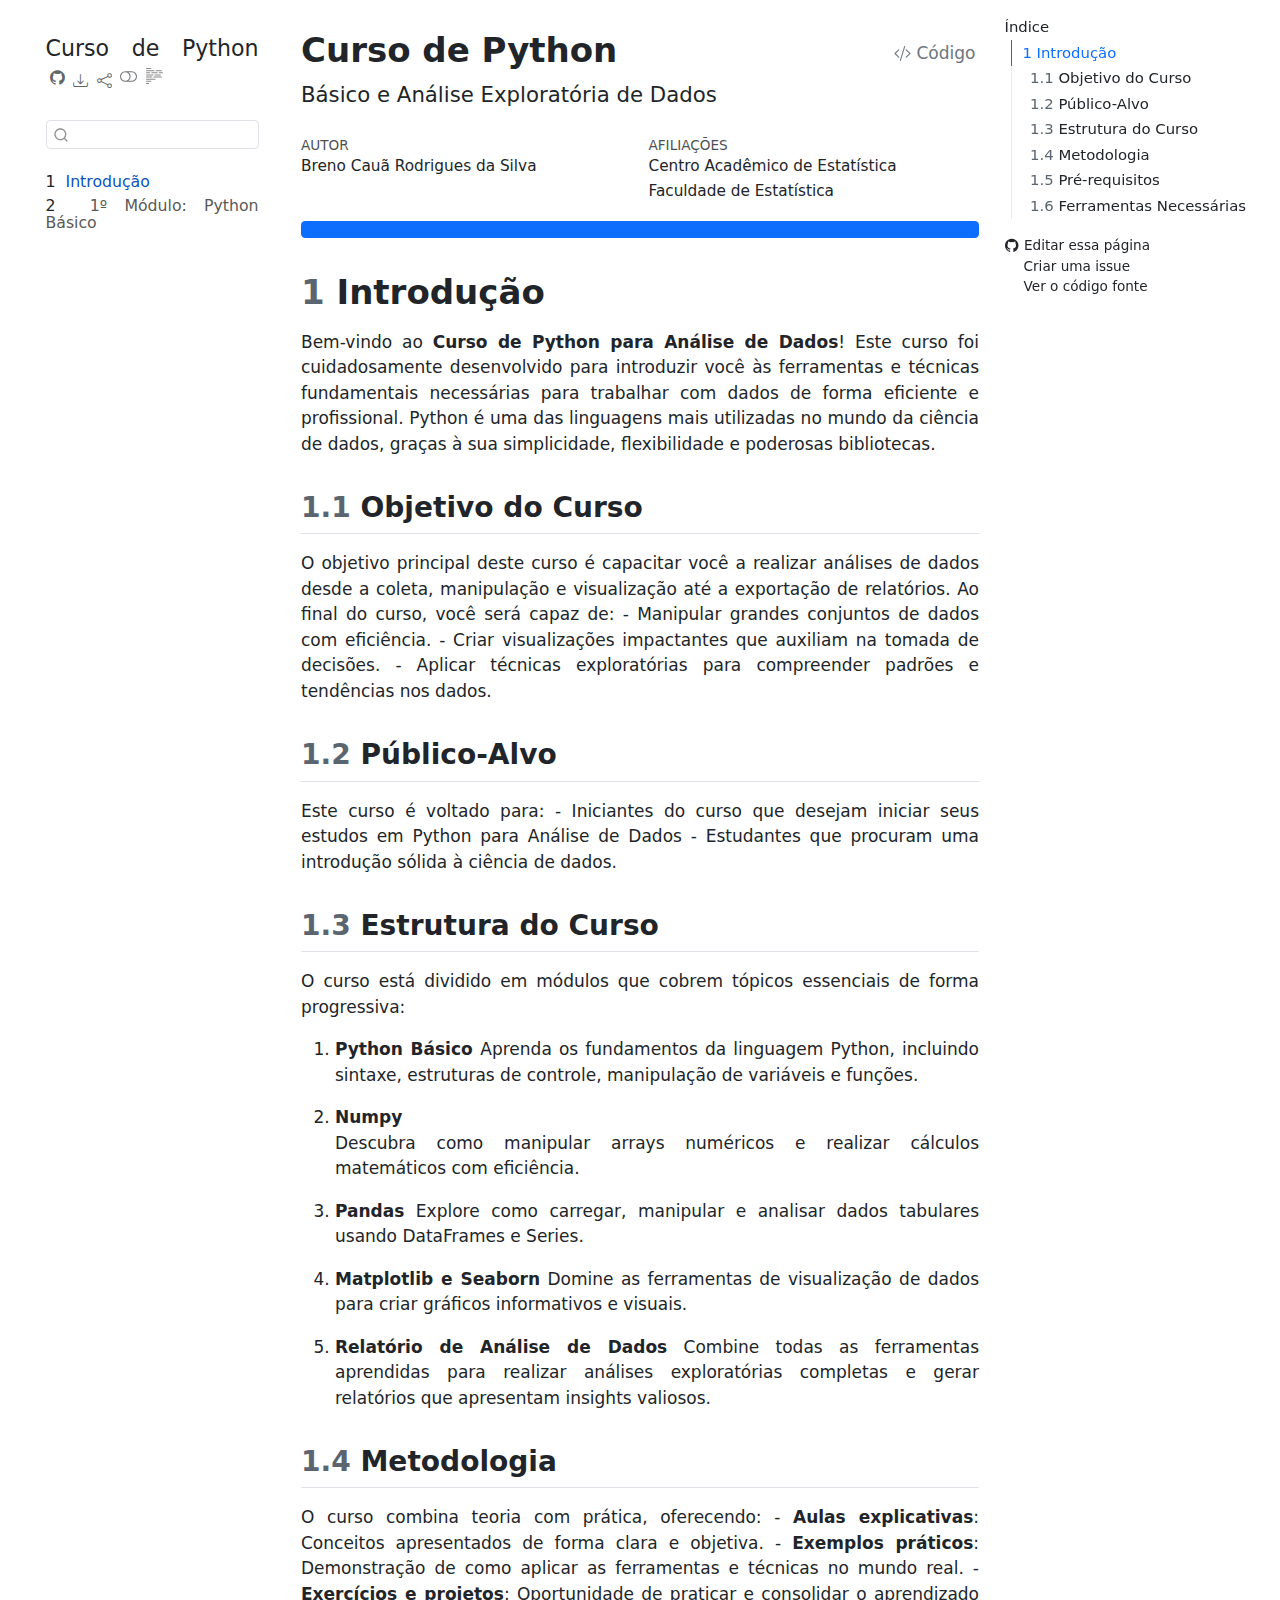
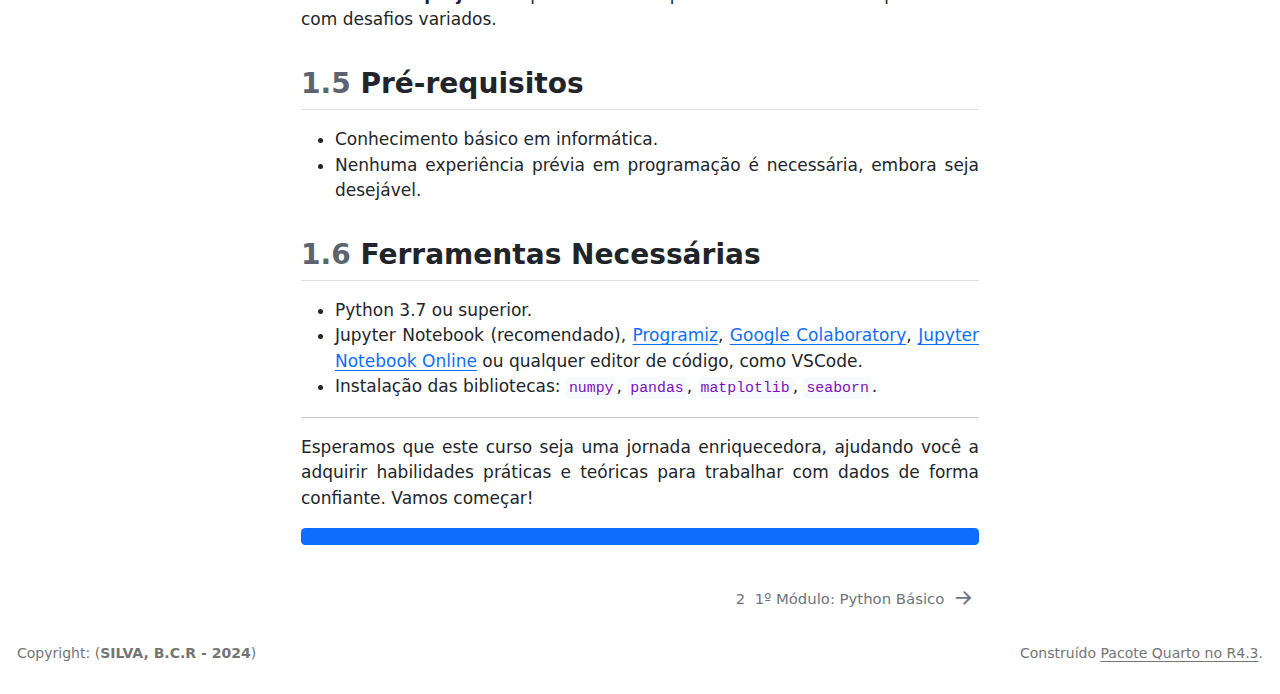
<file: docs/index.html>
<!DOCTYPE html>
<html xmlns="http://www.w3.org/1999/xhtml" lang="pt" xml:lang="pt"><head>

<meta charset="utf-8">
<meta name="generator" content="quarto-1.5.57">

<meta name="viewport" content="width=device-width, initial-scale=1.0, user-scalable=yes">

<meta name="author" content="Breno Cauã Rodrigues da Silva">

<title>Curso de Python</title>
<style>
code{white-space: pre-wrap;}
span.smallcaps{font-variant: small-caps;}
div.columns{display: flex; gap: min(4vw, 1.5em);}
div.column{flex: auto; overflow-x: auto;}
div.hanging-indent{margin-left: 1.5em; text-indent: -1.5em;}
ul.task-list{list-style: none;}
ul.task-list li input[type="checkbox"] {
  width: 0.8em;
  margin: 0 0.8em 0.2em -1em; /* quarto-specific, see https://github.com/quarto-dev/quarto-cli/issues/4556 */ 
  vertical-align: middle;
}
/* CSS for syntax highlighting */
pre > code.sourceCode { white-space: pre; position: relative; }
pre > code.sourceCode > span { line-height: 1.25; }
pre > code.sourceCode > span:empty { height: 1.2em; }
.sourceCode { overflow: visible; }
code.sourceCode > span { color: inherit; text-decoration: inherit; }
div.sourceCode { margin: 1em 0; }
pre.sourceCode { margin: 0; }
@media screen {
div.sourceCode { overflow: auto; }
}
@media print {
pre > code.sourceCode { white-space: pre-wrap; }
pre > code.sourceCode > span { display: inline-block; text-indent: -5em; padding-left: 5em; }
}
pre.numberSource code
  { counter-reset: source-line 0; }
pre.numberSource code > span
  { position: relative; left: -4em; counter-increment: source-line; }
pre.numberSource code > span > a:first-child::before
  { content: counter(source-line);
    position: relative; left: -1em; text-align: right; vertical-align: baseline;
    border: none; display: inline-block;
    -webkit-touch-callout: none; -webkit-user-select: none;
    -khtml-user-select: none; -moz-user-select: none;
    -ms-user-select: none; user-select: none;
    padding: 0 4px; width: 4em;
  }
pre.numberSource { margin-left: 3em;  padding-left: 4px; }
div.sourceCode
  {   }
@media screen {
pre > code.sourceCode > span > a:first-child::before { text-decoration: underline; }
}
</style>


<script src="site_libs/quarto-nav/quarto-nav.js"></script>
<script src="site_libs/quarto-nav/headroom.min.js"></script>
<script src="site_libs/clipboard/clipboard.min.js"></script>
<script src="site_libs/quarto-search/autocomplete.umd.js"></script>
<script src="site_libs/quarto-search/fuse.min.js"></script>
<script src="site_libs/quarto-search/quarto-search.js"></script>
<meta name="quarto:offset" content="./">
<link href="./basic.html" rel="next">
<script src="site_libs/quarto-html/quarto.js"></script>
<script src="site_libs/quarto-html/popper.min.js"></script>
<script src="site_libs/quarto-html/tippy.umd.min.js"></script>
<script src="site_libs/quarto-html/anchor.min.js"></script>
<link href="site_libs/quarto-html/tippy.css" rel="stylesheet">
<link href="site_libs/quarto-html/quarto-syntax-highlighting.css" rel="stylesheet" class="quarto-color-scheme" id="quarto-text-highlighting-styles">
<link href="site_libs/quarto-html/quarto-syntax-highlighting-dark.css" rel="prefetch" class="quarto-color-scheme quarto-color-alternate" id="quarto-text-highlighting-styles">
<script src="site_libs/bootstrap/bootstrap.min.js"></script>
<link href="site_libs/bootstrap/bootstrap-icons.css" rel="stylesheet">
<link href="site_libs/bootstrap/bootstrap.min.css" rel="stylesheet" class="quarto-color-scheme" id="quarto-bootstrap" data-mode="light">
<link href="site_libs/bootstrap/bootstrap-dark.min.css" rel="prefetch" class="quarto-color-scheme quarto-color-alternate" id="quarto-bootstrap" data-mode="dark">
<script id="quarto-search-options" type="application/json">{
  "location": "sidebar",
  "copy-button": false,
  "collapse-after": 3,
  "panel-placement": "start",
  "type": "textbox",
  "limit": 50,
  "keyboard-shortcut": [
    "f",
    "/",
    "s"
  ],
  "show-item-context": false,
  "language": {
    "search-no-results-text": "Nenhum resultado",
    "search-matching-documents-text": "documentos correspondentes",
    "search-copy-link-title": "Copiar link para a busca",
    "search-hide-matches-text": "Esconder correspondências adicionais",
    "search-more-match-text": "mais correspondência neste documento",
    "search-more-matches-text": "mais correspondências neste documento",
    "search-clear-button-title": "Limpar",
    "search-text-placeholder": "",
    "search-detached-cancel-button-title": "Cancelar",
    "search-submit-button-title": "Enviar",
    "search-label": "Procurar"
  }
}</script>
<script async="" src="https://hypothes.is/embed.js"></script>
<script>
  window.document.addEventListener("DOMContentLoaded", function (_event) {
    document.body.classList.add('hypothesis-enabled');
  });
</script>


</head>

<body class="nav-sidebar floating">

<div id="quarto-search-results"></div>
  <header id="quarto-header" class="headroom fixed-top">
  <nav class="quarto-secondary-nav">
    <div class="container-fluid d-flex">
      <button type="button" class="quarto-btn-toggle btn" data-bs-toggle="collapse" role="button" data-bs-target=".quarto-sidebar-collapse-item" aria-controls="quarto-sidebar" aria-expanded="false" aria-label="Alternar barra lateral" onclick="if (window.quartoToggleHeadroom) { window.quartoToggleHeadroom(); }">
        <i class="bi bi-layout-text-sidebar-reverse"></i>
      </button>
        <nav class="quarto-page-breadcrumbs" aria-label="breadcrumb"><ol class="breadcrumb"><li class="breadcrumb-item"><a href="./index.html"><span class="chapter-number">1</span>&nbsp; <span class="chapter-title">Introdução</span></a></li></ol></nav>
        <a class="flex-grow-1" role="navigation" data-bs-toggle="collapse" data-bs-target=".quarto-sidebar-collapse-item" aria-controls="quarto-sidebar" aria-expanded="false" aria-label="Alternar barra lateral" onclick="if (window.quartoToggleHeadroom) { window.quartoToggleHeadroom(); }">      
        </a>
      <button type="button" class="btn quarto-search-button" aria-label="Procurar" onclick="window.quartoOpenSearch();">
        <i class="bi bi-search"></i>
      </button>
    </div>
  </nav>
</header>
<!-- content -->
<div id="quarto-content" class="quarto-container page-columns page-rows-contents page-layout-article">
<!-- sidebar -->
  <nav id="quarto-sidebar" class="sidebar collapse collapse-horizontal quarto-sidebar-collapse-item sidebar-navigation floating overflow-auto">
    <div class="pt-lg-2 mt-2 text-left sidebar-header">
    <div class="sidebar-title mb-0 py-0">
      <a href="./">Curso de Python</a> 
        <div class="sidebar-tools-main tools-wide">
    <a href="https://github.com/csilv7/CURSO_PYTHON/tree/main/book/" title="Código fonte" class="quarto-navigation-tool px-1" aria-label="Código fonte"><i class="bi bi-github"></i></a>
    <div class="dropdown">
      <a href="" title="Download" id="quarto-navigation-tool-dropdown-0" class="quarto-navigation-tool dropdown-toggle px-1" data-bs-toggle="dropdown" aria-expanded="false" role="link" aria-label="Download"><i class="bi bi-download"></i></a>
      <ul class="dropdown-menu" aria-labelledby="quarto-navigation-tool-dropdown-0">
          <li>
            <a class="dropdown-item sidebar-tools-main-item" href="./Curso-de-Python.pdf">
              <i class="bi bi-file-pdf pe-1"></i>
            Download PDF
            </a>
          </li>
          <li>
            <a class="dropdown-item sidebar-tools-main-item" href="./Curso-de-Python.docx">
              <i class="bi bi-file-word pe-1"></i>
            Download Docx
            </a>
          </li>
      </ul>
    </div>
    <div class="dropdown">
      <a href="" title="Share" id="quarto-navigation-tool-dropdown-1" class="quarto-navigation-tool dropdown-toggle px-1" data-bs-toggle="dropdown" aria-expanded="false" role="link" aria-label="Share"><i class="bi bi-share"></i></a>
      <ul class="dropdown-menu" aria-labelledby="quarto-navigation-tool-dropdown-1">
          <li>
            <a class="dropdown-item sidebar-tools-main-item" href="https://twitter.com/intent/tweet?url=|url|">
              <i class="bi bi-twitter pe-1"></i>
            Twitter
            </a>
          </li>
          <li>
            <a class="dropdown-item sidebar-tools-main-item" href="https://www.facebook.com/sharer/sharer.php?u=|url|">
              <i class="bi bi-facebook pe-1"></i>
            Facebook
            </a>
          </li>
      </ul>
    </div>
  <a href="" class="quarto-color-scheme-toggle quarto-navigation-tool  px-1" onclick="window.quartoToggleColorScheme(); return false;" title="Alternar modo escuro"><i class="bi"></i></a>
  <a href="" class="quarto-reader-toggle quarto-navigation-tool px-1" onclick="window.quartoToggleReader(); return false;" title="Alternar modo de leitor">
  <div class="quarto-reader-toggle-btn">
  <i class="bi"></i>
  </div>
</a>
</div>
    </div>
      </div>
        <div class="mt-2 flex-shrink-0 align-items-center">
        <div class="sidebar-search">
        <div id="quarto-search" class="" title="Procurar"></div>
        </div>
        </div>
    <div class="sidebar-menu-container"> 
    <ul class="list-unstyled mt-1">
        <li class="sidebar-item">
  <div class="sidebar-item-container"> 
  <a href="./index.html" class="sidebar-item-text sidebar-link active">
 <span class="menu-text"><span class="chapter-number">1</span>&nbsp; <span class="chapter-title">Introdução</span></span></a>
  </div>
</li>
        <li class="sidebar-item">
  <div class="sidebar-item-container"> 
  <a href="./basic.html" class="sidebar-item-text sidebar-link">
 <span class="menu-text"><span class="chapter-number">2</span>&nbsp; <span class="chapter-title">1º Módulo: Python Básico</span></span></a>
  </div>
</li>
    </ul>
    </div>
</nav>
<div id="quarto-sidebar-glass" class="quarto-sidebar-collapse-item" data-bs-toggle="collapse" data-bs-target=".quarto-sidebar-collapse-item"></div>
<!-- margin-sidebar -->
    <div id="quarto-margin-sidebar" class="sidebar margin-sidebar">
        <nav id="TOC" role="doc-toc" class="toc-active">
    <h2 id="toc-title">Índice</h2>
   
  <ul>
  <li><a href="#introdução" id="toc-introdução" class="nav-link active" data-scroll-target="#introdução"><span class="header-section-number">1</span> Introdução</a>
  <ul class="collapse">
  <li><a href="#objetivo-do-curso" id="toc-objetivo-do-curso" class="nav-link" data-scroll-target="#objetivo-do-curso"><span class="header-section-number">1.1</span> Objetivo do Curso</a></li>
  <li><a href="#público-alvo" id="toc-público-alvo" class="nav-link" data-scroll-target="#público-alvo"><span class="header-section-number">1.2</span> Público-Alvo</a></li>
  <li><a href="#estrutura-do-curso" id="toc-estrutura-do-curso" class="nav-link" data-scroll-target="#estrutura-do-curso"><span class="header-section-number">1.3</span> Estrutura do Curso</a></li>
  <li><a href="#metodologia" id="toc-metodologia" class="nav-link" data-scroll-target="#metodologia"><span class="header-section-number">1.4</span> Metodologia</a></li>
  <li><a href="#pré-requisitos" id="toc-pré-requisitos" class="nav-link" data-scroll-target="#pré-requisitos"><span class="header-section-number">1.5</span> Pré-requisitos</a></li>
  <li><a href="#ferramentas-necessárias" id="toc-ferramentas-necessárias" class="nav-link" data-scroll-target="#ferramentas-necessárias"><span class="header-section-number">1.6</span> Ferramentas Necessárias</a></li>
  </ul></li>
  </ul>
<div class="toc-actions"><ul><li><a href="https://github.com/csilv7/CURSO_PYTHON/edit/main/book/index.qmd" class="toc-action"><i class="bi bi-github"></i>Editar essa página</a></li><li><a href="https://github.com/csilv7/CURSO_PYTHON/issues/new" class="toc-action"><i class="bi empty"></i>Criar uma issue</a></li><li><a href="https://github.com/csilv7/CURSO_PYTHON/blob/main/book/index.qmd" class="toc-action"><i class="bi empty"></i>Ver o código fonte</a></li></ul></div></nav>
    </div>
<!-- main -->
<main class="content" id="quarto-document-content">

<header id="title-block-header" class="quarto-title-block default">
<div class="quarto-title">
<div class="quarto-title-block"><div><h1 class="title">Curso de Python</h1><button type="button" class="btn code-tools-button" id="quarto-code-tools-source"><i class="bi"></i> Código</button></div></div>
<p class="subtitle lead">Básico e Análise Exploratória de Dados</p>
</div>


<div class="quarto-title-meta-author">
  <div class="quarto-title-meta-heading">Autor</div>
  <div class="quarto-title-meta-heading">Afiliações</div>
  
    <div class="quarto-title-meta-contents">
    <p class="author">Breno Cauã Rodrigues da Silva </p>
  </div>
  <div class="quarto-title-meta-contents">
        <p class="affiliation">
            Centro Acadêmico de Estatística
          </p>
        <p class="affiliation">
            Faculdade de Estatística
          </p>
      </div>
  </div>

<div class="quarto-title-meta">

      
  
    
  </div>
  


</header>


<style>
  body{text-align: justify}
</style>
<div class="progress">
<div class="progress-bar" style="width: 100%;">

</div>
</div>
<section id="introdução" class="level1" data-number="1">
<h1 data-number="1"><span class="header-section-number">1</span> Introdução</h1>
<p>Bem-vindo ao <strong>Curso de Python para Análise de Dados</strong>! Este curso foi cuidadosamente desenvolvido para introduzir você às ferramentas e técnicas fundamentais necessárias para trabalhar com dados de forma eficiente e profissional. Python é uma das linguagens mais utilizadas no mundo da ciência de dados, graças à sua simplicidade, flexibilidade e poderosas bibliotecas.</p>
<section id="objetivo-do-curso" class="level2" data-number="1.1">
<h2 data-number="1.1" class="anchored" data-anchor-id="objetivo-do-curso"><span class="header-section-number">1.1</span> Objetivo do Curso</h2>
<p>O objetivo principal deste curso é capacitar você a realizar análises de dados desde a coleta, manipulação e visualização até a exportação de relatórios. Ao final do curso, você será capaz de: - Manipular grandes conjuntos de dados com eficiência. - Criar visualizações impactantes que auxiliam na tomada de decisões. - Aplicar técnicas exploratórias para compreender padrões e tendências nos dados.</p>
</section>
<section id="público-alvo" class="level2" data-number="1.2">
<h2 data-number="1.2" class="anchored" data-anchor-id="público-alvo"><span class="header-section-number">1.2</span> Público-Alvo</h2>
<p>Este curso é voltado para: - Iniciantes do curso que desejam iniciar seus estudos em Python para Análise de Dados - Estudantes que procuram uma introdução sólida à ciência de dados.</p>
</section>
<section id="estrutura-do-curso" class="level2" data-number="1.3">
<h2 data-number="1.3" class="anchored" data-anchor-id="estrutura-do-curso"><span class="header-section-number">1.3</span> Estrutura do Curso</h2>
<p>O curso está dividido em módulos que cobrem tópicos essenciais de forma progressiva:</p>
<ol type="1">
<li><p><strong>Python Básico </strong> Aprenda os fundamentos da linguagem Python, incluindo sintaxe, estruturas de controle, manipulação de variáveis e funções.</p></li>
<li><p><strong>Numpy</strong><br>
Descubra como manipular arrays numéricos e realizar cálculos matemáticos com eficiência.</p></li>
<li><p><strong>Pandas</strong> Explore como carregar, manipular e analisar dados tabulares usando DataFrames e Series.</p></li>
<li><p><strong>Matplotlib e Seaborn</strong> Domine as ferramentas de visualização de dados para criar gráficos informativos e visuais.</p></li>
<li><p><strong>Relatório de Análise de Dados</strong> Combine todas as ferramentas aprendidas para realizar análises exploratórias completas e gerar relatórios que apresentam insights valiosos.</p></li>
</ol>
</section>
<section id="metodologia" class="level2" data-number="1.4">
<h2 data-number="1.4" class="anchored" data-anchor-id="metodologia"><span class="header-section-number">1.4</span> Metodologia</h2>
<p>O curso combina teoria com prática, oferecendo: - <strong>Aulas explicativas</strong>: Conceitos apresentados de forma clara e objetiva. - <strong>Exemplos práticos</strong>: Demonstração de como aplicar as ferramentas e técnicas no mundo real. - <strong>Exercícios e projetos</strong>: Oportunidade de praticar e consolidar o aprendizado com desafios variados.</p>
</section>
<section id="pré-requisitos" class="level2" data-number="1.5">
<h2 data-number="1.5" class="anchored" data-anchor-id="pré-requisitos"><span class="header-section-number">1.5</span> Pré-requisitos</h2>
<ul>
<li>Conhecimento básico em informática.</li>
<li>Nenhuma experiência prévia em programação é necessária, embora seja desejável.</li>
</ul>
</section>
<section id="ferramentas-necessárias" class="level2" data-number="1.6">
<h2 data-number="1.6" class="anchored" data-anchor-id="ferramentas-necessárias"><span class="header-section-number">1.6</span> Ferramentas Necessárias</h2>
<ul>
<li>Python 3.7 ou superior.</li>
<li>Jupyter Notebook (recomendado), <a href="https://www.programiz.com/python-programming/online-compiler/">Programiz</a>, <a href="https://colab.research.google.com/">Google Colaboratory</a>, <a href="https://jupyter.org/try-jupyter/lab/">Jupyter Notebook Online</a> ou qualquer editor de código, como VSCode.</li>
<li>Instalação das bibliotecas: <code>numpy</code>, <code>pandas</code>, <code>matplotlib</code>, <code>seaborn</code>.</li>
</ul>
<hr>
<p>Esperamos que este curso seja uma jornada enriquecedora, ajudando você a adquirir habilidades práticas e teóricas para trabalhar com dados de forma confiante. Vamos começar!</p>
<div class="progress">
<div class="progress-bar" style="width: 100%;">

</div>
</div>


<!-- -->

</section>
</section>

</main> <!-- /main -->
<script id="quarto-html-after-body" type="application/javascript">
window.document.addEventListener("DOMContentLoaded", function (event) {
  const toggleBodyColorMode = (bsSheetEl) => {
    const mode = bsSheetEl.getAttribute("data-mode");
    const bodyEl = window.document.querySelector("body");
    if (mode === "dark") {
      bodyEl.classList.add("quarto-dark");
      bodyEl.classList.remove("quarto-light");
    } else {
      bodyEl.classList.add("quarto-light");
      bodyEl.classList.remove("quarto-dark");
    }
  }
  const toggleBodyColorPrimary = () => {
    const bsSheetEl = window.document.querySelector("link#quarto-bootstrap");
    if (bsSheetEl) {
      toggleBodyColorMode(bsSheetEl);
    }
  }
  toggleBodyColorPrimary();  
  const disableStylesheet = (stylesheets) => {
    for (let i=0; i < stylesheets.length; i++) {
      const stylesheet = stylesheets[i];
      stylesheet.rel = 'prefetch';
    }
  }
  const enableStylesheet = (stylesheets) => {
    for (let i=0; i < stylesheets.length; i++) {
      const stylesheet = stylesheets[i];
      stylesheet.rel = 'stylesheet';
    }
  }
  const manageTransitions = (selector, allowTransitions) => {
    const els = window.document.querySelectorAll(selector);
    for (let i=0; i < els.length; i++) {
      const el = els[i];
      if (allowTransitions) {
        el.classList.remove('notransition');
      } else {
        el.classList.add('notransition');
      }
    }
  }
  const toggleGiscusIfUsed = (isAlternate, darkModeDefault) => {
    const baseTheme = document.querySelector('#giscus-base-theme')?.value ?? 'light';
    const alternateTheme = document.querySelector('#giscus-alt-theme')?.value ?? 'dark';
    let newTheme = '';
    if(darkModeDefault) {
      newTheme = isAlternate ? baseTheme : alternateTheme;
    } else {
      newTheme = isAlternate ? alternateTheme : baseTheme;
    }
    const changeGiscusTheme = () => {
      // From: https://github.com/giscus/giscus/issues/336
      const sendMessage = (message) => {
        const iframe = document.querySelector('iframe.giscus-frame');
        if (!iframe) return;
        iframe.contentWindow.postMessage({ giscus: message }, 'https://giscus.app');
      }
      sendMessage({
        setConfig: {
          theme: newTheme
        }
      });
    }
    const isGiscussLoaded = window.document.querySelector('iframe.giscus-frame') !== null;
    if (isGiscussLoaded) {
      changeGiscusTheme();
    }
  }
  const toggleColorMode = (alternate) => {
    // Switch the stylesheets
    const alternateStylesheets = window.document.querySelectorAll('link.quarto-color-scheme.quarto-color-alternate');
    manageTransitions('#quarto-margin-sidebar .nav-link', false);
    if (alternate) {
      enableStylesheet(alternateStylesheets);
      for (const sheetNode of alternateStylesheets) {
        if (sheetNode.id === "quarto-bootstrap") {
          toggleBodyColorMode(sheetNode);
        }
      }
    } else {
      disableStylesheet(alternateStylesheets);
      toggleBodyColorPrimary();
    }
    manageTransitions('#quarto-margin-sidebar .nav-link', true);
    // Switch the toggles
    const toggles = window.document.querySelectorAll('.quarto-color-scheme-toggle');
    for (let i=0; i < toggles.length; i++) {
      const toggle = toggles[i];
      if (toggle) {
        if (alternate) {
          toggle.classList.add("alternate");     
        } else {
          toggle.classList.remove("alternate");
        }
      }
    }
    // Hack to workaround the fact that safari doesn't
    // properly recolor the scrollbar when toggling (#1455)
    if (navigator.userAgent.indexOf('Safari') > 0 && navigator.userAgent.indexOf('Chrome') == -1) {
      manageTransitions("body", false);
      window.scrollTo(0, 1);
      setTimeout(() => {
        window.scrollTo(0, 0);
        manageTransitions("body", true);
      }, 40);  
    }
  }
  const isFileUrl = () => { 
    return window.location.protocol === 'file:';
  }
  const hasAlternateSentinel = () => {  
    let styleSentinel = getColorSchemeSentinel();
    if (styleSentinel !== null) {
      return styleSentinel === "alternate";
    } else {
      return false;
    }
  }
  const setStyleSentinel = (alternate) => {
    const value = alternate ? "alternate" : "default";
    if (!isFileUrl()) {
      window.localStorage.setItem("quarto-color-scheme", value);
    } else {
      localAlternateSentinel = value;
    }
  }
  const getColorSchemeSentinel = () => {
    if (!isFileUrl()) {
      const storageValue = window.localStorage.getItem("quarto-color-scheme");
      return storageValue != null ? storageValue : localAlternateSentinel;
    } else {
      return localAlternateSentinel;
    }
  }
  const darkModeDefault = false;
  let localAlternateSentinel = darkModeDefault ? 'alternate' : 'default';
  // Dark / light mode switch
  window.quartoToggleColorScheme = () => {
    // Read the current dark / light value 
    let toAlternate = !hasAlternateSentinel();
    toggleColorMode(toAlternate);
    setStyleSentinel(toAlternate);
    toggleGiscusIfUsed(toAlternate, darkModeDefault);
  };
  // Ensure there is a toggle, if there isn't float one in the top right
  if (window.document.querySelector('.quarto-color-scheme-toggle') === null) {
    const a = window.document.createElement('a');
    a.classList.add('top-right');
    a.classList.add('quarto-color-scheme-toggle');
    a.href = "";
    a.onclick = function() { try { window.quartoToggleColorScheme(); } catch {} return false; };
    const i = window.document.createElement("i");
    i.classList.add('bi');
    a.appendChild(i);
    window.document.body.appendChild(a);
  }
  // Switch to dark mode if need be
  if (hasAlternateSentinel()) {
    toggleColorMode(true);
  } else {
    toggleColorMode(false);
  }
  const icon = "";
  const anchorJS = new window.AnchorJS();
  anchorJS.options = {
    placement: 'right',
    icon: icon
  };
  anchorJS.add('.anchored');
  const isCodeAnnotation = (el) => {
    for (const clz of el.classList) {
      if (clz.startsWith('code-annotation-')) {                     
        return true;
      }
    }
    return false;
  }
  const onCopySuccess = function(e) {
    // button target
    const button = e.trigger;
    // don't keep focus
    button.blur();
    // flash "checked"
    button.classList.add('code-copy-button-checked');
    var currentTitle = button.getAttribute("title");
    button.setAttribute("title", "Copiada");
    let tooltip;
    if (window.bootstrap) {
      button.setAttribute("data-bs-toggle", "tooltip");
      button.setAttribute("data-bs-placement", "left");
      button.setAttribute("data-bs-title", "Copiada");
      tooltip = new bootstrap.Tooltip(button, 
        { trigger: "manual", 
          customClass: "code-copy-button-tooltip",
          offset: [0, -8]});
      tooltip.show();    
    }
    setTimeout(function() {
      if (tooltip) {
        tooltip.hide();
        button.removeAttribute("data-bs-title");
        button.removeAttribute("data-bs-toggle");
        button.removeAttribute("data-bs-placement");
      }
      button.setAttribute("title", currentTitle);
      button.classList.remove('code-copy-button-checked');
    }, 1000);
    // clear code selection
    e.clearSelection();
  }
  const getTextToCopy = function(trigger) {
      const codeEl = trigger.previousElementSibling.cloneNode(true);
      for (const childEl of codeEl.children) {
        if (isCodeAnnotation(childEl)) {
          childEl.remove();
        }
      }
      return codeEl.innerText;
  }
  const clipboard = new window.ClipboardJS('.code-copy-button:not([data-in-quarto-modal])', {
    text: getTextToCopy
  });
  clipboard.on('success', onCopySuccess);
  if (window.document.getElementById('quarto-embedded-source-code-modal')) {
    // For code content inside modals, clipBoardJS needs to be initialized with a container option
    // TODO: Check when it could be a function (https://github.com/zenorocha/clipboard.js/issues/860)
    const clipboardModal = new window.ClipboardJS('.code-copy-button[data-in-quarto-modal]', {
      text: getTextToCopy,
      container: window.document.getElementById('quarto-embedded-source-code-modal')
    });
    clipboardModal.on('success', onCopySuccess);
  }
  const viewSource = window.document.getElementById('quarto-view-source') ||
                     window.document.getElementById('quarto-code-tools-source');
  if (viewSource) {
    const sourceUrl = viewSource.getAttribute("data-quarto-source-url");
    viewSource.addEventListener("click", function(e) {
      if (sourceUrl) {
        // rstudio viewer pane
        if (/\bcapabilities=\b/.test(window.location)) {
          window.open(sourceUrl);
        } else {
          window.location.href = sourceUrl;
        }
      } else {
        const modal = new bootstrap.Modal(document.getElementById('quarto-embedded-source-code-modal'));
        modal.show();
      }
      return false;
    });
  }
  function toggleCodeHandler(show) {
    return function(e) {
      const detailsSrc = window.document.querySelectorAll(".cell > details > .sourceCode");
      for (let i=0; i<detailsSrc.length; i++) {
        const details = detailsSrc[i].parentElement;
        if (show) {
          details.open = true;
        } else {
          details.removeAttribute("open");
        }
      }
      const cellCodeDivs = window.document.querySelectorAll(".cell > .sourceCode");
      const fromCls = show ? "hidden" : "unhidden";
      const toCls = show ? "unhidden" : "hidden";
      for (let i=0; i<cellCodeDivs.length; i++) {
        const codeDiv = cellCodeDivs[i];
        if (codeDiv.classList.contains(fromCls)) {
          codeDiv.classList.remove(fromCls);
          codeDiv.classList.add(toCls);
        } 
      }
      return false;
    }
  }
  const hideAllCode = window.document.getElementById("quarto-hide-all-code");
  if (hideAllCode) {
    hideAllCode.addEventListener("click", toggleCodeHandler(false));
  }
  const showAllCode = window.document.getElementById("quarto-show-all-code");
  if (showAllCode) {
    showAllCode.addEventListener("click", toggleCodeHandler(true));
  }
    var localhostRegex = new RegExp(/^(?:http|https):\/\/localhost\:?[0-9]*\//);
    var mailtoRegex = new RegExp(/^mailto:/);
      var filterRegex = new RegExp('/' + window.location.host + '/');
    var isInternal = (href) => {
        return filterRegex.test(href) || localhostRegex.test(href) || mailtoRegex.test(href);
    }
    // Inspect non-navigation links and adorn them if external
 	var links = window.document.querySelectorAll('a[href]:not(.nav-link):not(.navbar-brand):not(.toc-action):not(.sidebar-link):not(.sidebar-item-toggle):not(.pagination-link):not(.no-external):not([aria-hidden]):not(.dropdown-item):not(.quarto-navigation-tool):not(.about-link)');
    for (var i=0; i<links.length; i++) {
      const link = links[i];
      if (!isInternal(link.href)) {
        // undo the damage that might have been done by quarto-nav.js in the case of
        // links that we want to consider external
        if (link.dataset.originalHref !== undefined) {
          link.href = link.dataset.originalHref;
        }
      }
    }
  function tippyHover(el, contentFn, onTriggerFn, onUntriggerFn) {
    const config = {
      allowHTML: true,
      maxWidth: 500,
      delay: 100,
      arrow: false,
      appendTo: function(el) {
          return el.parentElement;
      },
      interactive: true,
      interactiveBorder: 10,
      theme: 'quarto',
      placement: 'bottom-start',
    };
    if (contentFn) {
      config.content = contentFn;
    }
    if (onTriggerFn) {
      config.onTrigger = onTriggerFn;
    }
    if (onUntriggerFn) {
      config.onUntrigger = onUntriggerFn;
    }
    window.tippy(el, config); 
  }
  const noterefs = window.document.querySelectorAll('a[role="doc-noteref"]');
  for (var i=0; i<noterefs.length; i++) {
    const ref = noterefs[i];
    tippyHover(ref, function() {
      // use id or data attribute instead here
      let href = ref.getAttribute('data-footnote-href') || ref.getAttribute('href');
      try { href = new URL(href).hash; } catch {}
      const id = href.replace(/^#\/?/, "");
      const note = window.document.getElementById(id);
      if (note) {
        return note.innerHTML;
      } else {
        return "";
      }
    });
  }
  const xrefs = window.document.querySelectorAll('a.quarto-xref');
  const processXRef = (id, note) => {
    // Strip column container classes
    const stripColumnClz = (el) => {
      el.classList.remove("page-full", "page-columns");
      if (el.children) {
        for (const child of el.children) {
          stripColumnClz(child);
        }
      }
    }
    stripColumnClz(note)
    if (id === null || id.startsWith('sec-')) {
      // Special case sections, only their first couple elements
      const container = document.createElement("div");
      if (note.children && note.children.length > 2) {
        container.appendChild(note.children[0].cloneNode(true));
        for (let i = 1; i < note.children.length; i++) {
          const child = note.children[i];
          if (child.tagName === "P" && child.innerText === "") {
            continue;
          } else {
            container.appendChild(child.cloneNode(true));
            break;
          }
        }
        if (window.Quarto?.typesetMath) {
          window.Quarto.typesetMath(container);
        }
        return container.innerHTML
      } else {
        if (window.Quarto?.typesetMath) {
          window.Quarto.typesetMath(note);
        }
        return note.innerHTML;
      }
    } else {
      // Remove any anchor links if they are present
      const anchorLink = note.querySelector('a.anchorjs-link');
      if (anchorLink) {
        anchorLink.remove();
      }
      if (window.Quarto?.typesetMath) {
        window.Quarto.typesetMath(note);
      }
      // TODO in 1.5, we should make sure this works without a callout special case
      if (note.classList.contains("callout")) {
        return note.outerHTML;
      } else {
        return note.innerHTML;
      }
    }
  }
  for (var i=0; i<xrefs.length; i++) {
    const xref = xrefs[i];
    tippyHover(xref, undefined, function(instance) {
      instance.disable();
      let url = xref.getAttribute('href');
      let hash = undefined; 
      if (url.startsWith('#')) {
        hash = url;
      } else {
        try { hash = new URL(url).hash; } catch {}
      }
      if (hash) {
        const id = hash.replace(/^#\/?/, "");
        const note = window.document.getElementById(id);
        if (note !== null) {
          try {
            const html = processXRef(id, note.cloneNode(true));
            instance.setContent(html);
          } finally {
            instance.enable();
            instance.show();
          }
        } else {
          // See if we can fetch this
          fetch(url.split('#')[0])
          .then(res => res.text())
          .then(html => {
            const parser = new DOMParser();
            const htmlDoc = parser.parseFromString(html, "text/html");
            const note = htmlDoc.getElementById(id);
            if (note !== null) {
              const html = processXRef(id, note);
              instance.setContent(html);
            } 
          }).finally(() => {
            instance.enable();
            instance.show();
          });
        }
      } else {
        // See if we can fetch a full url (with no hash to target)
        // This is a special case and we should probably do some content thinning / targeting
        fetch(url)
        .then(res => res.text())
        .then(html => {
          const parser = new DOMParser();
          const htmlDoc = parser.parseFromString(html, "text/html");
          const note = htmlDoc.querySelector('main.content');
          if (note !== null) {
            // This should only happen for chapter cross references
            // (since there is no id in the URL)
            // remove the first header
            if (note.children.length > 0 && note.children[0].tagName === "HEADER") {
              note.children[0].remove();
            }
            const html = processXRef(null, note);
            instance.setContent(html);
          } 
        }).finally(() => {
          instance.enable();
          instance.show();
        });
      }
    }, function(instance) {
    });
  }
      let selectedAnnoteEl;
      const selectorForAnnotation = ( cell, annotation) => {
        let cellAttr = 'data-code-cell="' + cell + '"';
        let lineAttr = 'data-code-annotation="' +  annotation + '"';
        const selector = 'span[' + cellAttr + '][' + lineAttr + ']';
        return selector;
      }
      const selectCodeLines = (annoteEl) => {
        const doc = window.document;
        const targetCell = annoteEl.getAttribute("data-target-cell");
        const targetAnnotation = annoteEl.getAttribute("data-target-annotation");
        const annoteSpan = window.document.querySelector(selectorForAnnotation(targetCell, targetAnnotation));
        const lines = annoteSpan.getAttribute("data-code-lines").split(",");
        const lineIds = lines.map((line) => {
          return targetCell + "-" + line;
        })
        let top = null;
        let height = null;
        let parent = null;
        if (lineIds.length > 0) {
            //compute the position of the single el (top and bottom and make a div)
            const el = window.document.getElementById(lineIds[0]);
            top = el.offsetTop;
            height = el.offsetHeight;
            parent = el.parentElement.parentElement;
          if (lineIds.length > 1) {
            const lastEl = window.document.getElementById(lineIds[lineIds.length - 1]);
            const bottom = lastEl.offsetTop + lastEl.offsetHeight;
            height = bottom - top;
          }
          if (top !== null && height !== null && parent !== null) {
            // cook up a div (if necessary) and position it 
            let div = window.document.getElementById("code-annotation-line-highlight");
            if (div === null) {
              div = window.document.createElement("div");
              div.setAttribute("id", "code-annotation-line-highlight");
              div.style.position = 'absolute';
              parent.appendChild(div);
            }
            div.style.top = top - 2 + "px";
            div.style.height = height + 4 + "px";
            div.style.left = 0;
            let gutterDiv = window.document.getElementById("code-annotation-line-highlight-gutter");
            if (gutterDiv === null) {
              gutterDiv = window.document.createElement("div");
              gutterDiv.setAttribute("id", "code-annotation-line-highlight-gutter");
              gutterDiv.style.position = 'absolute';
              const codeCell = window.document.getElementById(targetCell);
              const gutter = codeCell.querySelector('.code-annotation-gutter');
              gutter.appendChild(gutterDiv);
            }
            gutterDiv.style.top = top - 2 + "px";
            gutterDiv.style.height = height + 4 + "px";
          }
          selectedAnnoteEl = annoteEl;
        }
      };
      const unselectCodeLines = () => {
        const elementsIds = ["code-annotation-line-highlight", "code-annotation-line-highlight-gutter"];
        elementsIds.forEach((elId) => {
          const div = window.document.getElementById(elId);
          if (div) {
            div.remove();
          }
        });
        selectedAnnoteEl = undefined;
      };
        // Handle positioning of the toggle
    window.addEventListener(
      "resize",
      throttle(() => {
        elRect = undefined;
        if (selectedAnnoteEl) {
          selectCodeLines(selectedAnnoteEl);
        }
      }, 10)
    );
    function throttle(fn, ms) {
    let throttle = false;
    let timer;
      return (...args) => {
        if(!throttle) { // first call gets through
            fn.apply(this, args);
            throttle = true;
        } else { // all the others get throttled
            if(timer) clearTimeout(timer); // cancel #2
            timer = setTimeout(() => {
              fn.apply(this, args);
              timer = throttle = false;
            }, ms);
        }
      };
    }
      // Attach click handler to the DT
      const annoteDls = window.document.querySelectorAll('dt[data-target-cell]');
      for (const annoteDlNode of annoteDls) {
        annoteDlNode.addEventListener('click', (event) => {
          const clickedEl = event.target;
          if (clickedEl !== selectedAnnoteEl) {
            unselectCodeLines();
            const activeEl = window.document.querySelector('dt[data-target-cell].code-annotation-active');
            if (activeEl) {
              activeEl.classList.remove('code-annotation-active');
            }
            selectCodeLines(clickedEl);
            clickedEl.classList.add('code-annotation-active');
          } else {
            // Unselect the line
            unselectCodeLines();
            clickedEl.classList.remove('code-annotation-active');
          }
        });
      }
  const findCites = (el) => {
    const parentEl = el.parentElement;
    if (parentEl) {
      const cites = parentEl.dataset.cites;
      if (cites) {
        return {
          el,
          cites: cites.split(' ')
        };
      } else {
        return findCites(el.parentElement)
      }
    } else {
      return undefined;
    }
  };
  var bibliorefs = window.document.querySelectorAll('a[role="doc-biblioref"]');
  for (var i=0; i<bibliorefs.length; i++) {
    const ref = bibliorefs[i];
    const citeInfo = findCites(ref);
    if (citeInfo) {
      tippyHover(citeInfo.el, function() {
        var popup = window.document.createElement('div');
        citeInfo.cites.forEach(function(cite) {
          var citeDiv = window.document.createElement('div');
          citeDiv.classList.add('hanging-indent');
          citeDiv.classList.add('csl-entry');
          var biblioDiv = window.document.getElementById('ref-' + cite);
          if (biblioDiv) {
            citeDiv.innerHTML = biblioDiv.innerHTML;
          }
          popup.appendChild(citeDiv);
        });
        return popup.innerHTML;
      });
    }
  }
});
</script>
<nav class="page-navigation">
  <div class="nav-page nav-page-previous">
  </div>
  <div class="nav-page nav-page-next">
      <a href="./basic.html" class="pagination-link" aria-label="1º Módulo: Python Básico">
        <span class="nav-page-text"><span class="chapter-number">2</span>&nbsp; <span class="chapter-title">1º Módulo: Python Básico</span></span> <i class="bi bi-arrow-right-short"></i>
      </a>
  </div>
</nav><div class="modal fade" id="quarto-embedded-source-code-modal" tabindex="-1" aria-labelledby="quarto-embedded-source-code-modal-label" aria-hidden="true"><div class="modal-dialog modal-dialog-scrollable"><div class="modal-content"><div class="modal-header"><h5 class="modal-title" id="quarto-embedded-source-code-modal-label">Código fonte</h5><button class="btn-close" data-bs-dismiss="modal"></button></div><div class="modal-body"><div class="">
<div class="sourceCode" id="cb1" data-shortcodes="false"><pre class="sourceCode markdown code-with-copy"><code class="sourceCode markdown"><span id="cb1-1"><a href="#cb1-1" aria-hidden="true" tabindex="-1"></a><span class="in">```{=html}</span></span>
<span id="cb1-2"><a href="#cb1-2" aria-hidden="true" tabindex="-1"></a><span class="in">&lt;style&gt;</span></span>
<span id="cb1-3"><a href="#cb1-3" aria-hidden="true" tabindex="-1"></a><span class="in">  body{text-align: justify}</span></span>
<span id="cb1-4"><a href="#cb1-4" aria-hidden="true" tabindex="-1"></a><span class="in">&lt;/style&gt;</span></span>
<span id="cb1-5"><a href="#cb1-5" aria-hidden="true" tabindex="-1"></a><span class="in">```</span></span>
<span id="cb1-6"><a href="#cb1-6" aria-hidden="true" tabindex="-1"></a></span>
<span id="cb1-7"><a href="#cb1-7" aria-hidden="true" tabindex="-1"></a>::: progress</span>
<span id="cb1-8"><a href="#cb1-8" aria-hidden="true" tabindex="-1"></a>::: {.progress-bar style="width: 100%;"}</span>
<span id="cb1-9"><a href="#cb1-9" aria-hidden="true" tabindex="-1"></a>:::</span>
<span id="cb1-10"><a href="#cb1-10" aria-hidden="true" tabindex="-1"></a>:::</span>
<span id="cb1-11"><a href="#cb1-11" aria-hidden="true" tabindex="-1"></a></span>
<span id="cb1-12"><a href="#cb1-12" aria-hidden="true" tabindex="-1"></a><span class="fu"># Introdução</span></span>
<span id="cb1-13"><a href="#cb1-13" aria-hidden="true" tabindex="-1"></a></span>
<span id="cb1-14"><a href="#cb1-14" aria-hidden="true" tabindex="-1"></a>Bem-vindo ao **Curso de Python para Análise de Dados**! Este curso foi cuidadosamente desenvolvido para introduzir você às ferramentas e técnicas fundamentais necessárias para trabalhar com dados de forma eficiente e profissional. Python é uma das linguagens mais utilizadas no mundo da ciência de dados, graças à sua simplicidade, flexibilidade e poderosas bibliotecas.</span>
<span id="cb1-15"><a href="#cb1-15" aria-hidden="true" tabindex="-1"></a></span>
<span id="cb1-16"><a href="#cb1-16" aria-hidden="true" tabindex="-1"></a><span class="fu">## Objetivo do Curso</span></span>
<span id="cb1-17"><a href="#cb1-17" aria-hidden="true" tabindex="-1"></a>O objetivo principal deste curso é capacitar você a realizar análises de dados desde a coleta, manipulação e visualização até a exportação de relatórios. Ao final do curso, você será capaz de:</span>
<span id="cb1-18"><a href="#cb1-18" aria-hidden="true" tabindex="-1"></a><span class="ss">- </span>Manipular grandes conjuntos de dados com eficiência.</span>
<span id="cb1-19"><a href="#cb1-19" aria-hidden="true" tabindex="-1"></a><span class="ss">- </span>Criar visualizações impactantes que auxiliam na tomada de decisões.</span>
<span id="cb1-20"><a href="#cb1-20" aria-hidden="true" tabindex="-1"></a><span class="ss">- </span>Aplicar técnicas exploratórias para compreender padrões e tendências nos dados.</span>
<span id="cb1-21"><a href="#cb1-21" aria-hidden="true" tabindex="-1"></a></span>
<span id="cb1-22"><a href="#cb1-22" aria-hidden="true" tabindex="-1"></a><span class="fu">## Público-Alvo</span></span>
<span id="cb1-23"><a href="#cb1-23" aria-hidden="true" tabindex="-1"></a>Este curso é voltado para:</span>
<span id="cb1-24"><a href="#cb1-24" aria-hidden="true" tabindex="-1"></a><span class="ss">- </span>Iniciantes do curso que desejam iniciar seus estudos em Python para Análise de Dados</span>
<span id="cb1-25"><a href="#cb1-25" aria-hidden="true" tabindex="-1"></a><span class="ss">- </span>Estudantes que procuram uma introdução sólida à ciência de dados.</span>
<span id="cb1-26"><a href="#cb1-26" aria-hidden="true" tabindex="-1"></a></span>
<span id="cb1-27"><a href="#cb1-27" aria-hidden="true" tabindex="-1"></a><span class="fu">## Estrutura do Curso</span></span>
<span id="cb1-28"><a href="#cb1-28" aria-hidden="true" tabindex="-1"></a>O curso está dividido em módulos que cobrem tópicos essenciais de forma progressiva:</span>
<span id="cb1-29"><a href="#cb1-29" aria-hidden="true" tabindex="-1"></a></span>
<span id="cb1-30"><a href="#cb1-30" aria-hidden="true" tabindex="-1"></a><span class="ss">1. </span>**Python Básico **</span>
<span id="cb1-31"><a href="#cb1-31" aria-hidden="true" tabindex="-1"></a>   Aprenda os fundamentos da linguagem Python, incluindo sintaxe, estruturas de controle, manipulação de variáveis e funções.</span>
<span id="cb1-32"><a href="#cb1-32" aria-hidden="true" tabindex="-1"></a></span>
<span id="cb1-33"><a href="#cb1-33" aria-hidden="true" tabindex="-1"></a><span class="ss">2. </span>**Numpy**  </span>
<span id="cb1-34"><a href="#cb1-34" aria-hidden="true" tabindex="-1"></a>   Descubra como manipular arrays numéricos e realizar cálculos matemáticos com eficiência.</span>
<span id="cb1-35"><a href="#cb1-35" aria-hidden="true" tabindex="-1"></a></span>
<span id="cb1-36"><a href="#cb1-36" aria-hidden="true" tabindex="-1"></a><span class="ss">3. </span>**Pandas**</span>
<span id="cb1-37"><a href="#cb1-37" aria-hidden="true" tabindex="-1"></a>   Explore como carregar, manipular e analisar dados tabulares usando DataFrames e Series.</span>
<span id="cb1-38"><a href="#cb1-38" aria-hidden="true" tabindex="-1"></a></span>
<span id="cb1-39"><a href="#cb1-39" aria-hidden="true" tabindex="-1"></a><span class="ss">4. </span>**Matplotlib e Seaborn**</span>
<span id="cb1-40"><a href="#cb1-40" aria-hidden="true" tabindex="-1"></a>   Domine as ferramentas de visualização de dados para criar gráficos informativos e visuais.</span>
<span id="cb1-41"><a href="#cb1-41" aria-hidden="true" tabindex="-1"></a></span>
<span id="cb1-42"><a href="#cb1-42" aria-hidden="true" tabindex="-1"></a><span class="ss">5. </span>**Relatório de Análise de Dados** </span>
<span id="cb1-43"><a href="#cb1-43" aria-hidden="true" tabindex="-1"></a>   Combine todas as ferramentas aprendidas para realizar análises exploratórias completas e gerar relatórios que apresentam insights valiosos.</span>
<span id="cb1-44"><a href="#cb1-44" aria-hidden="true" tabindex="-1"></a></span>
<span id="cb1-45"><a href="#cb1-45" aria-hidden="true" tabindex="-1"></a><span class="fu">## Metodologia</span></span>
<span id="cb1-46"><a href="#cb1-46" aria-hidden="true" tabindex="-1"></a>O curso combina teoria com prática, oferecendo:</span>
<span id="cb1-47"><a href="#cb1-47" aria-hidden="true" tabindex="-1"></a><span class="ss">- </span>**Aulas explicativas**: Conceitos apresentados de forma clara e objetiva.</span>
<span id="cb1-48"><a href="#cb1-48" aria-hidden="true" tabindex="-1"></a><span class="ss">- </span>**Exemplos práticos**: Demonstração de como aplicar as ferramentas e técnicas no mundo real.</span>
<span id="cb1-49"><a href="#cb1-49" aria-hidden="true" tabindex="-1"></a><span class="ss">- </span>**Exercícios e projetos**: Oportunidade de praticar e consolidar o aprendizado com desafios variados.</span>
<span id="cb1-50"><a href="#cb1-50" aria-hidden="true" tabindex="-1"></a></span>
<span id="cb1-51"><a href="#cb1-51" aria-hidden="true" tabindex="-1"></a><span class="fu">## Pré-requisitos</span></span>
<span id="cb1-52"><a href="#cb1-52" aria-hidden="true" tabindex="-1"></a><span class="ss">- </span>Conhecimento básico em informática.</span>
<span id="cb1-53"><a href="#cb1-53" aria-hidden="true" tabindex="-1"></a><span class="ss">- </span>Nenhuma experiência prévia em programação é necessária, embora seja desejável.</span>
<span id="cb1-54"><a href="#cb1-54" aria-hidden="true" tabindex="-1"></a></span>
<span id="cb1-55"><a href="#cb1-55" aria-hidden="true" tabindex="-1"></a><span class="fu">## Ferramentas Necessárias</span></span>
<span id="cb1-56"><a href="#cb1-56" aria-hidden="true" tabindex="-1"></a><span class="ss">- </span>Python 3.7 ou superior.</span>
<span id="cb1-57"><a href="#cb1-57" aria-hidden="true" tabindex="-1"></a><span class="ss">- </span>Jupyter Notebook (recomendado), <span class="co">[</span><span class="ot">Programiz</span><span class="co">](https://www.programiz.com/python-programming/online-compiler/)</span>, <span class="co">[</span><span class="ot">Google Colaboratory</span><span class="co">](https://colab.research.google.com/)</span>, <span class="co">[</span><span class="ot">Jupyter Notebook Online</span><span class="co">](https://jupyter.org/try-jupyter/lab/)</span> ou qualquer editor de código, como VSCode.</span>
<span id="cb1-58"><a href="#cb1-58" aria-hidden="true" tabindex="-1"></a><span class="ss">- </span>Instalação das bibliotecas: <span class="in">`numpy`</span>, <span class="in">`pandas`</span>, <span class="in">`matplotlib`</span>, <span class="in">`seaborn`</span>.</span>
<span id="cb1-59"><a href="#cb1-59" aria-hidden="true" tabindex="-1"></a></span>
<span id="cb1-60"><a href="#cb1-60" aria-hidden="true" tabindex="-1"></a>---</span>
<span id="cb1-61"><a href="#cb1-61" aria-hidden="true" tabindex="-1"></a></span>
<span id="cb1-62"><a href="#cb1-62" aria-hidden="true" tabindex="-1"></a>Esperamos que este curso seja uma jornada enriquecedora, ajudando você a adquirir habilidades práticas e teóricas para trabalhar com dados de forma confiante. Vamos começar!</span>
<span id="cb1-63"><a href="#cb1-63" aria-hidden="true" tabindex="-1"></a></span>
<span id="cb1-64"><a href="#cb1-64" aria-hidden="true" tabindex="-1"></a></span>
<span id="cb1-65"><a href="#cb1-65" aria-hidden="true" tabindex="-1"></a>::: progress</span>
<span id="cb1-66"><a href="#cb1-66" aria-hidden="true" tabindex="-1"></a>::: {.progress-bar style="width: 100%;"}</span>
<span id="cb1-67"><a href="#cb1-67" aria-hidden="true" tabindex="-1"></a>:::</span>
<span id="cb1-68"><a href="#cb1-68" aria-hidden="true" tabindex="-1"></a>:::</span></code><button title="Copiar para a área de transferência" class="code-copy-button" data-in-quarto-modal=""><i class="bi"></i></button></pre></div>
</div></div></div></div></div>
</div> <!-- /content -->
<footer class="footer">
  <div class="nav-footer">
    <div class="nav-footer-left">
<p>Copyright: (<strong>SILVA, B.C.R - 2024</strong>)</p>
</div>   
    <div class="nav-footer-center">
      &nbsp;
    <div class="toc-actions d-sm-block d-md-none"><ul><li><a href="https://github.com/csilv7/CURSO_PYTHON/edit/main/book/index.qmd" class="toc-action"><i class="bi bi-github"></i>Editar essa página</a></li><li><a href="https://github.com/csilv7/CURSO_PYTHON/issues/new" class="toc-action"><i class="bi empty"></i>Criar uma issue</a></li><li><a href="https://github.com/csilv7/CURSO_PYTHON/blob/main/book/index.qmd" class="toc-action"><i class="bi empty"></i>Ver o código fonte</a></li></ul></div></div>
    <div class="nav-footer-right">
<p>Construído <a href="https://quarto.org/"> Pacote Quarto no R4.3</a>.</p>
</div>
  </div>
</footer>




</body></html>
</file>
<file: docs/site_libs/quarto-html/tippy.css>
.tippy-box[data-animation=fade][data-state=hidden]{opacity:0}[data-tippy-root]{max-width:calc(100vw - 10px)}.tippy-box{position:relative;background-color:#333;color:#fff;border-radius:4px;font-size:14px;line-height:1.4;white-space:normal;outline:0;transition-property:transform,visibility,opacity}.tippy-box[data-placement^=top]>.tippy-arrow{bottom:0}.tippy-box[data-placement^=top]>.tippy-arrow:before{bottom:-7px;left:0;border-width:8px 8px 0;border-top-color:initial;transform-origin:center top}.tippy-box[data-placement^=bottom]>.tippy-arrow{top:0}.tippy-box[data-placement^=bottom]>.tippy-arrow:before{top:-7px;left:0;border-width:0 8px 8px;border-bottom-color:initial;transform-origin:center bottom}.tippy-box[data-placement^=left]>.tippy-arrow{right:0}.tippy-box[data-placement^=left]>.tippy-arrow:before{border-width:8px 0 8px 8px;border-left-color:initial;right:-7px;transform-origin:center left}.tippy-box[data-placement^=right]>.tippy-arrow{left:0}.tippy-box[data-placement^=right]>.tippy-arrow:before{left:-7px;border-width:8px 8px 8px 0;border-right-color:initial;transform-origin:center right}.tippy-box[data-inertia][data-state=visible]{transition-timing-function:cubic-bezier(.54,1.5,.38,1.11)}.tippy-arrow{width:16px;height:16px;color:#333}.tippy-arrow:before{content:"";position:absolute;border-color:transparent;border-style:solid}.tippy-content{position:relative;padding:5px 9px;z-index:1}
</file>
<file: docs/site_libs/quarto-html/quarto-syntax-highlighting.css>
/* quarto syntax highlight colors */
:root {
  --quarto-hl-ot-color: #003B4F;
  --quarto-hl-at-color: #657422;
  --quarto-hl-ss-color: #20794D;
  --quarto-hl-an-color: #5E5E5E;
  --quarto-hl-fu-color: #4758AB;
  --quarto-hl-st-color: #20794D;
  --quarto-hl-cf-color: #003B4F;
  --quarto-hl-op-color: #5E5E5E;
  --quarto-hl-er-color: #AD0000;
  --quarto-hl-bn-color: #AD0000;
  --quarto-hl-al-color: #AD0000;
  --quarto-hl-va-color: #111111;
  --quarto-hl-bu-color: inherit;
  --quarto-hl-ex-color: inherit;
  --quarto-hl-pp-color: #AD0000;
  --quarto-hl-in-color: #5E5E5E;
  --quarto-hl-vs-color: #20794D;
  --quarto-hl-wa-color: #5E5E5E;
  --quarto-hl-do-color: #5E5E5E;
  --quarto-hl-im-color: #00769E;
  --quarto-hl-ch-color: #20794D;
  --quarto-hl-dt-color: #AD0000;
  --quarto-hl-fl-color: #AD0000;
  --quarto-hl-co-color: #5E5E5E;
  --quarto-hl-cv-color: #5E5E5E;
  --quarto-hl-cn-color: #8f5902;
  --quarto-hl-sc-color: #5E5E5E;
  --quarto-hl-dv-color: #AD0000;
  --quarto-hl-kw-color: #003B4F;
}

/* other quarto variables */
:root {
  --quarto-font-monospace: SFMono-Regular, Menlo, Monaco, Consolas, "Liberation Mono", "Courier New", monospace;
}

pre > code.sourceCode > span {
  color: #003B4F;
}

code span {
  color: #003B4F;
}

code.sourceCode > span {
  color: #003B4F;
}

div.sourceCode,
div.sourceCode pre.sourceCode {
  color: #003B4F;
}

code span.ot {
  color: #003B4F;
  font-style: inherit;
}

code span.at {
  color: #657422;
  font-style: inherit;
}

code span.ss {
  color: #20794D;
  font-style: inherit;
}

code span.an {
  color: #5E5E5E;
  font-style: inherit;
}

code span.fu {
  color: #4758AB;
  font-style: inherit;
}

code span.st {
  color: #20794D;
  font-style: inherit;
}

code span.cf {
  color: #003B4F;
  font-weight: bold;
  font-style: inherit;
}

code span.op {
  color: #5E5E5E;
  font-style: inherit;
}

code span.er {
  color: #AD0000;
  font-style: inherit;
}

code span.bn {
  color: #AD0000;
  font-style: inherit;
}

code span.al {
  color: #AD0000;
  font-style: inherit;
}

code span.va {
  color: #111111;
  font-style: inherit;
}

code span.bu {
  font-style: inherit;
}

code span.ex {
  font-style: inherit;
}

code span.pp {
  color: #AD0000;
  font-style: inherit;
}

code span.in {
  color: #5E5E5E;
  font-style: inherit;
}

code span.vs {
  color: #20794D;
  font-style: inherit;
}

code span.wa {
  color: #5E5E5E;
  font-style: italic;
}

code span.do {
  color: #5E5E5E;
  font-style: italic;
}

code span.im {
  color: #00769E;
  font-style: inherit;
}

code span.ch {
  color: #20794D;
  font-style: inherit;
}

code span.dt {
  color: #AD0000;
  font-style: inherit;
}

code span.fl {
  color: #AD0000;
  font-style: inherit;
}

code span.co {
  color: #5E5E5E;
  font-style: inherit;
}

code span.cv {
  color: #5E5E5E;
  font-style: italic;
}

code span.cn {
  color: #8f5902;
  font-style: inherit;
}

code span.sc {
  color: #5E5E5E;
  font-style: inherit;
}

code span.dv {
  color: #AD0000;
  font-style: inherit;
}

code span.kw {
  color: #003B4F;
  font-weight: bold;
  font-style: inherit;
}

.prevent-inlining {
  content: "</";
}

/*# sourceMappingURL=debc5d5d77c3f9108843748ff7464032.css.map */
</file>
<file: docs/site_libs/quarto-html/quarto-syntax-highlighting-dark.css>
/* quarto syntax highlight colors */
:root {
  --quarto-hl-al-color: #f07178;
  --quarto-hl-an-color: #d4d0ab;
  --quarto-hl-at-color: #00e0e0;
  --quarto-hl-bn-color: #d4d0ab;
  --quarto-hl-bu-color: #abe338;
  --quarto-hl-ch-color: #abe338;
  --quarto-hl-co-color: #f8f8f2;
  --quarto-hl-cv-color: #ffd700;
  --quarto-hl-cn-color: #ffd700;
  --quarto-hl-cf-color: #ffa07a;
  --quarto-hl-dt-color: #ffa07a;
  --quarto-hl-dv-color: #d4d0ab;
  --quarto-hl-do-color: #f8f8f2;
  --quarto-hl-er-color: #f07178;
  --quarto-hl-ex-color: #00e0e0;
  --quarto-hl-fl-color: #d4d0ab;
  --quarto-hl-fu-color: #ffa07a;
  --quarto-hl-im-color: #abe338;
  --quarto-hl-in-color: #d4d0ab;
  --quarto-hl-kw-color: #ffa07a;
  --quarto-hl-op-color: #ffa07a;
  --quarto-hl-ot-color: #00e0e0;
  --quarto-hl-pp-color: #dcc6e0;
  --quarto-hl-re-color: #00e0e0;
  --quarto-hl-sc-color: #abe338;
  --quarto-hl-ss-color: #abe338;
  --quarto-hl-st-color: #abe338;
  --quarto-hl-va-color: #00e0e0;
  --quarto-hl-vs-color: #abe338;
  --quarto-hl-wa-color: #dcc6e0;
}

/* other quarto variables */
:root {
  --quarto-font-monospace: SFMono-Regular, Menlo, Monaco, Consolas, "Liberation Mono", "Courier New", monospace;
}

code span.al {
  background-color: #2a0f15;
  font-weight: bold;
  color: #f07178;
}

code span.an {
  color: #d4d0ab;
}

code span.at {
  color: #00e0e0;
}

code span.bn {
  color: #d4d0ab;
}

code span.bu {
  color: #abe338;
}

code span.ch {
  color: #abe338;
}

code span.co {
  font-style: italic;
  color: #f8f8f2;
}

code span.cv {
  color: #ffd700;
}

code span.cn {
  color: #ffd700;
}

code span.cf {
  font-weight: bold;
  color: #ffa07a;
}

code span.dt {
  color: #ffa07a;
}

code span.dv {
  color: #d4d0ab;
}

code span.do {
  color: #f8f8f2;
}

code span.er {
  color: #f07178;
  text-decoration: underline;
}

code span.ex {
  font-weight: bold;
  color: #00e0e0;
}

code span.fl {
  color: #d4d0ab;
}

code span.fu {
  color: #ffa07a;
}

code span.im {
  color: #abe338;
}

code span.in {
  color: #d4d0ab;
}

code span.kw {
  font-weight: bold;
  color: #ffa07a;
}

pre > code.sourceCode > span {
  color: #f8f8f2;
}

code span {
  color: #f8f8f2;
}

code.sourceCode > span {
  color: #f8f8f2;
}

div.sourceCode,
div.sourceCode pre.sourceCode {
  color: #f8f8f2;
}

code span.op {
  color: #ffa07a;
}

code span.ot {
  color: #00e0e0;
}

code span.pp {
  color: #dcc6e0;
}

code span.re {
  background-color: #f8f8f2;
  color: #00e0e0;
}

code span.sc {
  color: #abe338;
}

code span.ss {
  color: #abe338;
}

code span.st {
  color: #abe338;
}

code span.va {
  color: #00e0e0;
}

code span.vs {
  color: #abe338;
}

code span.wa {
  color: #dcc6e0;
}

.prevent-inlining {
  content: "</";
}

/*# sourceMappingURL=935a306eefa94366c21e1a970dddb765.css.map */
</file>
